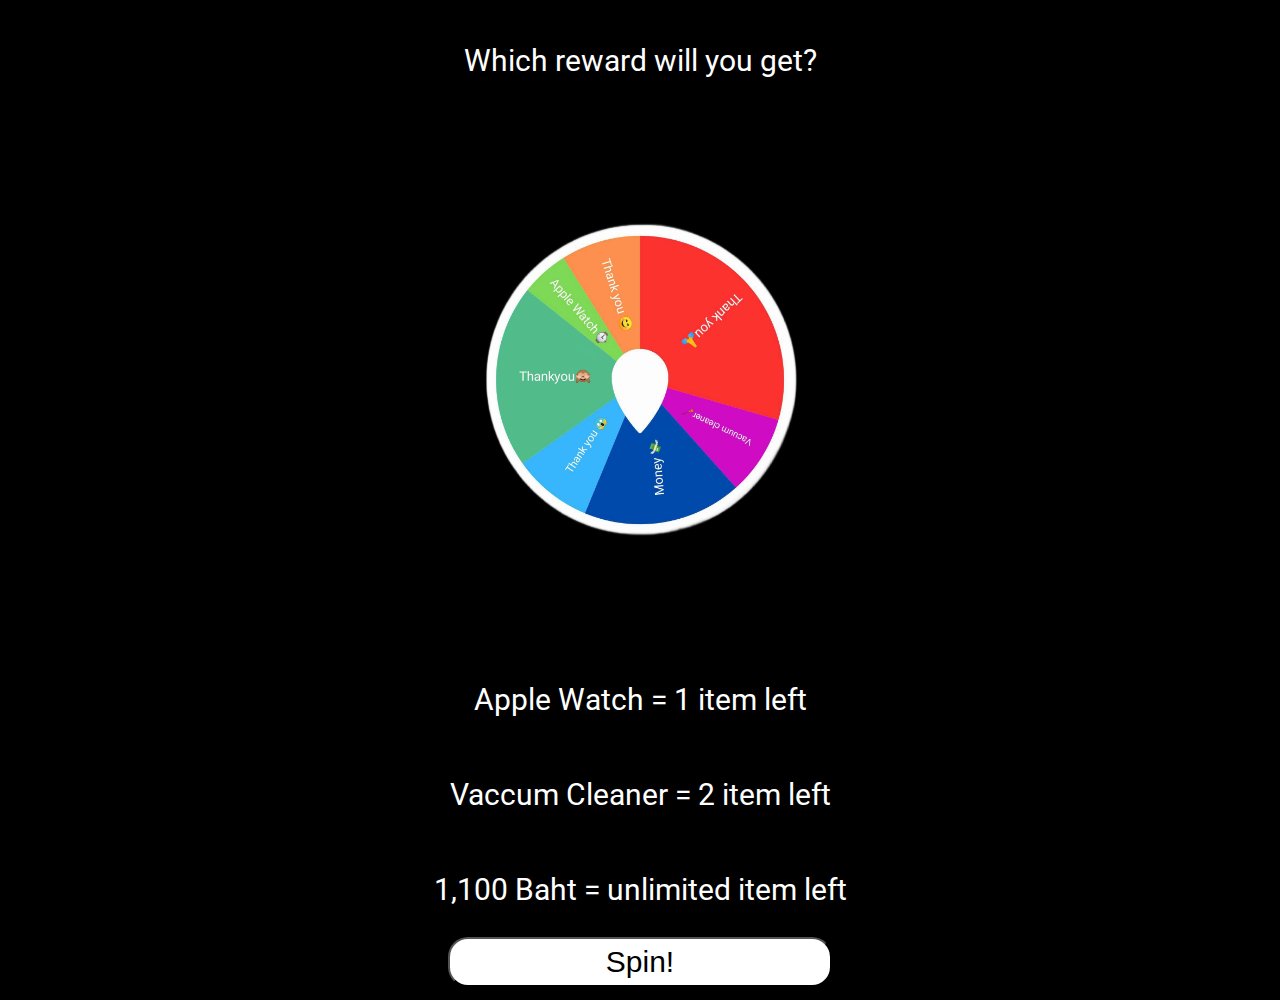
<file: index.html>
<!DOCTYPE html>
<html lang="en">

<head>
    <meta charset="UTF-8">
    <meta name="viewport" content="width=device-width, initial-scale=1.0">
    <link rel="stylesheet" href="style.css">
    <link rel="preconnect" href="https://fonts.gstatic.com">
    <link href="https://fonts.googleapis.com/css2?family=Roboto:wght@400;700&display=swap" rel="stylesheet">
    <title>Lucky_draw</title>
</head>

<body>
    <script src="lucky_draw.js"></script>
    <div id="container">
        <!-- Items of the project -->
        <p>Which reward will you get?</p>
        <img id="chart" src='chart.png'>
        <p id="appleWatch">Apple Watch = <span id="appleWatchCount">1</span> item left</p>
        <p id="vacuumCleaner">Vaccum Cleaner = <span id="vacuumCleanerCount">2</span> item left</p>
        <p>1,100 Baht = unlimited item left</p>
        <div id="hoveredImageContainer"></div>
        <button onclick="displayRandomPhotos()" id="button">Spin!</button>
    </div>
</body>

</html>
</file>
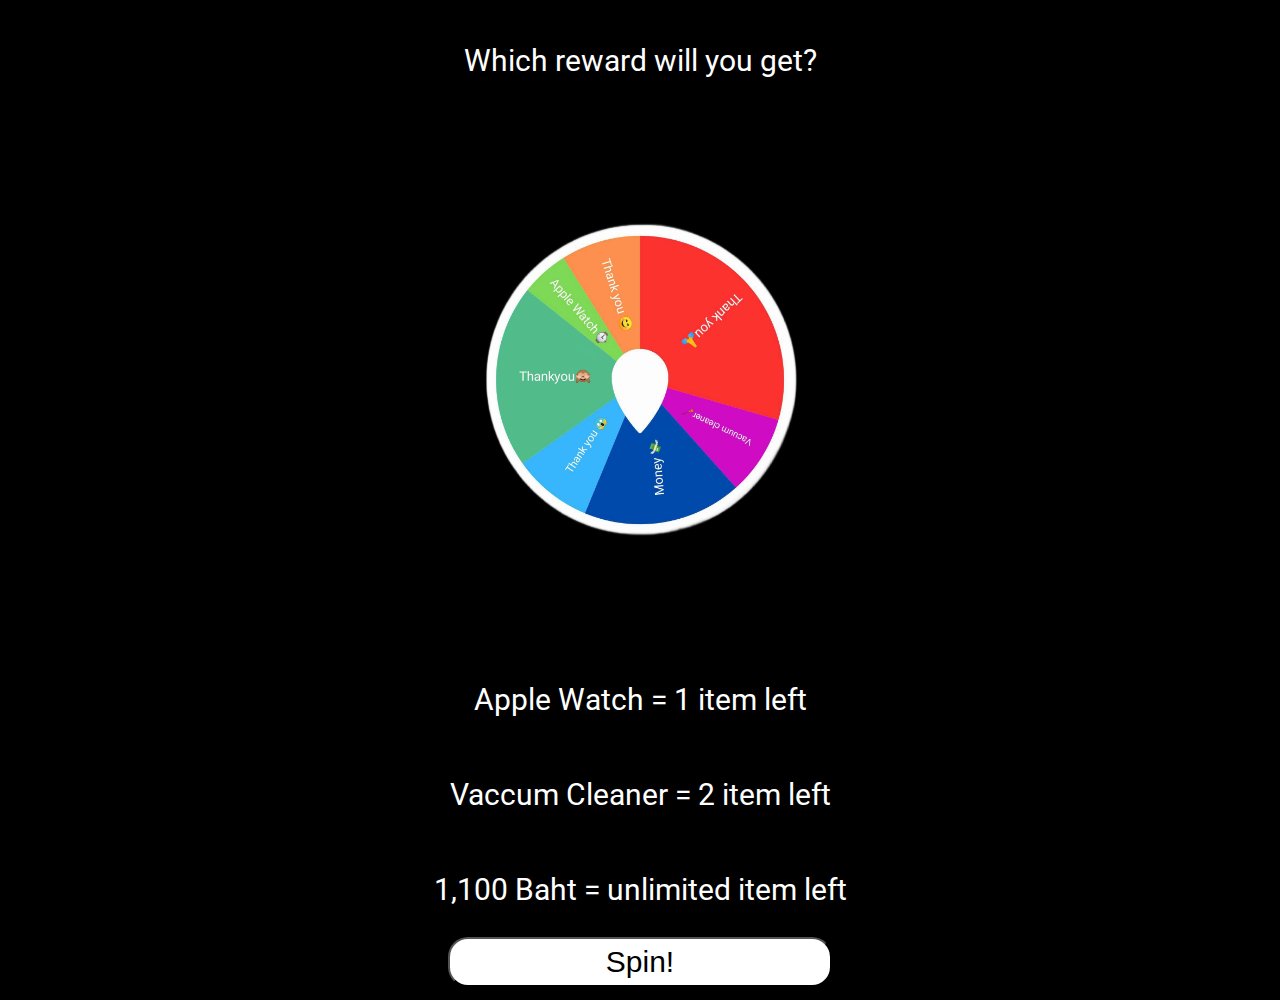
<file: lucky_draw/index.html>
<!DOCTYPE html>
<html lang="en">

<head>
    <meta charset="UTF-8">
    <meta name="viewport" content="width=device-width, initial-scale=1.0">
    <link rel="stylesheet" href="style.css">
    <link rel="preconnect" href="https://fonts.gstatic.com">
    <link href="https://fonts.googleapis.com/css2?family=Roboto:wght@400;700&display=swap" rel="stylesheet">
    <title>Lucky_draw</title>
</head>

<body>
    <script src="lucky_draw.js"></script>
    <div id="container">
        <!-- Items of the project -->
        <p>Which reward will you get?</p>
        <img id="chart" src='chart.png'>
        <p id="appleWatch">Apple Watch = <span id="appleWatchCount">1</span> item left</p>
        <p id="vacuumCleaner">Vaccum Cleaner = <span id="vacuumCleanerCount">2</span> item left</p>
        <p>1,100 Baht = unlimited item left</p>
        <div id="hoveredImageContainer"></div>
        <button onclick="displayRandomPhotos()" id="button">Spin!</button>
    </div>
</body>

</html>
</file>
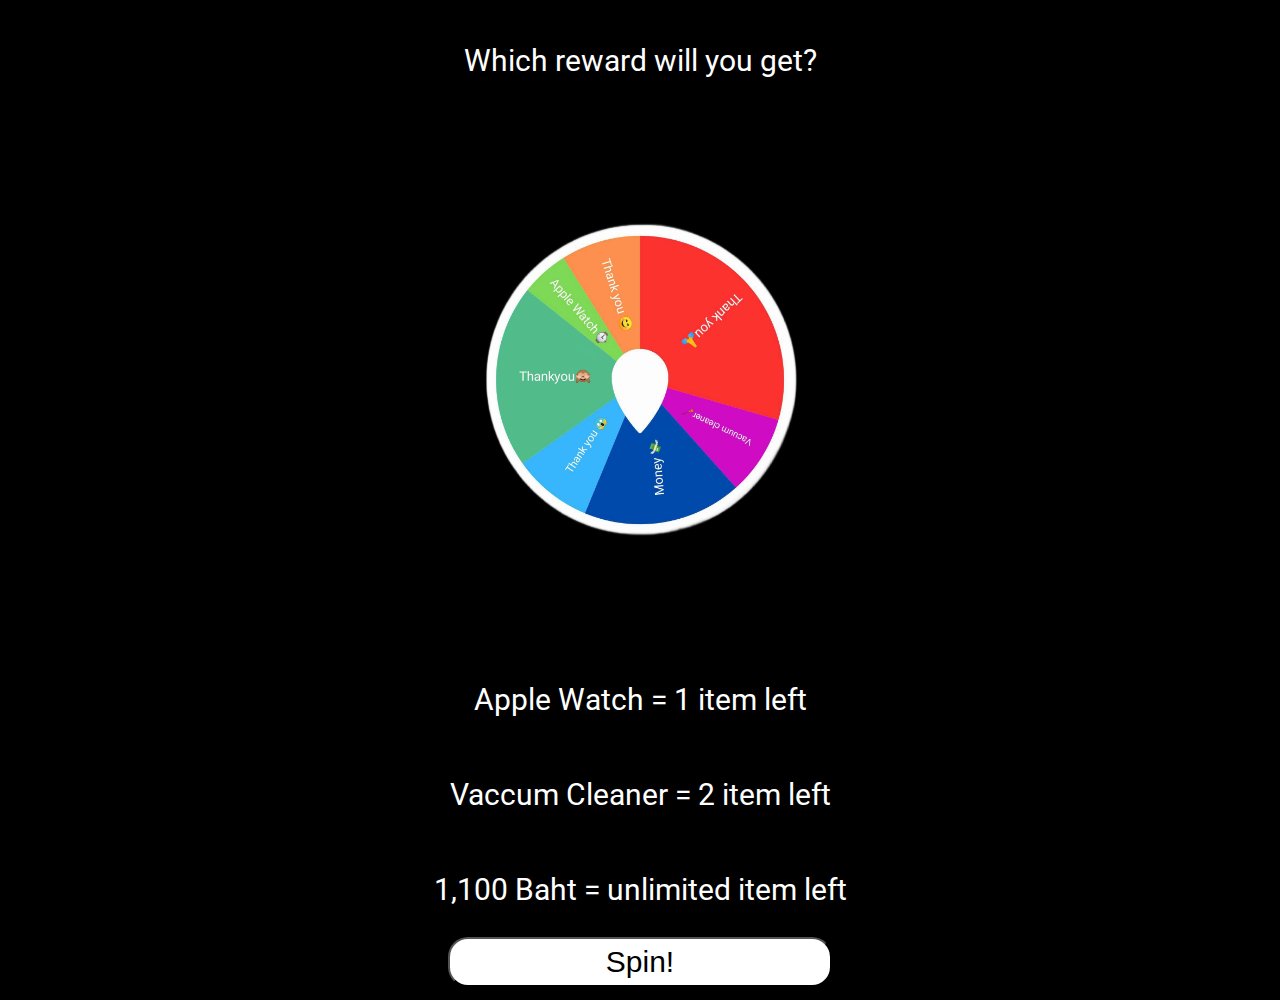
<file: lucky_draw.html>
<!DOCTYPE html>
<html lang="en">

<head>
    <meta charset="UTF-8">
    <meta name="viewport" content="width=device-width, initial-scale=1.0">
    <link rel="stylesheet" href="lucky_draw.css">
    <link rel="preconnect" href="https://fonts.gstatic.com">
    <link href="https://fonts.googleapis.com/css2?family=Roboto:wght@400;700&display=swap" rel="stylesheet">
    <title>Lucky_draw</title>
</head>

<body>
    <script src="lucky_draw.js"></script>
    <div id="container">
        <p>Which reward will you get?</p>
        <img id="chart" src='chart.png'>
        <p id="appleWatch">Apple Watch = <span id="appleWatchCount">1</span> item left</p>
        <p id="vacuumCleaner">Vaccum Cleaner = <span id="vacuumCleanerCount">2</span> item left</p>
        <p>1,100 Baht = unlimited item left</p>
        <div id="hoveredImageContainer"></div>
        <button onclick="displayRandomPhotos()" id="button">Spin!</button>
    </div>
</body>

</html>
</file>
<file: style.css>
body {
    display: flex;
    justify-content: center;
    background-color: black;
    align-items: center;
    height: 100vh;
    margin: 50px 0;
    font-family: 'Roboto', sans-serif;
}

#container {
    display: flex;
    flex-direction: column;
    justify-content: center;
    align-items: center;
    text-align: center;
}

#closeBtn {
    background-color: black;
    color: white;
    border: none; 
    padding: 10px 20px; 
    margin-top: 10px; 
    cursor: pointer;
}

button {
    width: 30%;
    height: 50px;
    font-size: 16px;
    cursor: pointer;
    border-radius: 20px;
    color: black;
    font-size: 30px;
    background-color: white;
 

}

img {
    width: 30%;

}

#result {
   
    font-size: 18px;
    color: white;
}

p {
    font-size: 30px;
    color: white;
}
</file>
<file: lucky_draw/style.css>
body {
    display: flex;
    justify-content: center;
    background-color: black;
    align-items: center;
    height: 100vh;
    margin: 50px 0;
    font-family: 'Roboto', sans-serif;
}

#container {
    display: flex;
    flex-direction: column;
    justify-content: center;
    align-items: center;
    text-align: center;
}

#closeBtn {
    background-color: black;
    color: white;
    border: none; 
    padding: 10px 20px; 
    margin-top: 10px; 
    cursor: pointer;
}

button {
    width: 30%;
    height: 50px;
    font-size: 16px;
    cursor: pointer;
    border-radius: 20px;
    color: black;
    font-size: 30px;
    background-color: white;
 

}

img {
    width: 30%;

}

#result {
   
    font-size: 18px;
    color: white;
}

p {
    font-size: 30px;
    color: white;
}
</file>
<file: lucky_draw.css>
body {
    display: flex;
    justify-content: center;
    background-color: black;
    align-items: center;
    height: 100vh;
    margin: 50px 0;
    font-family: 'Roboto', sans-serif;
}

#container {
    display: flex;
    flex-direction: column;
    justify-content: center;
    align-items: center;
    text-align: center;
}

#closeBtn {
    background-color: black;
    color: white;
    border: none; 
    padding: 10px 20px; 
    margin-top: 10px; 
    cursor: pointer;
}

button {
    width: 30%;
    height: 50px;
    font-size: 16px;
    cursor: pointer;
    border-radius: 20px;
    color: black;
    font-size: 30px;
    background-color: white;
 

}

img {
    width: 30%;

}

#result {
   
    font-size: 18px;
    color: white;
}

p {
    font-size: 30px;
    color: white;
}
</file>
